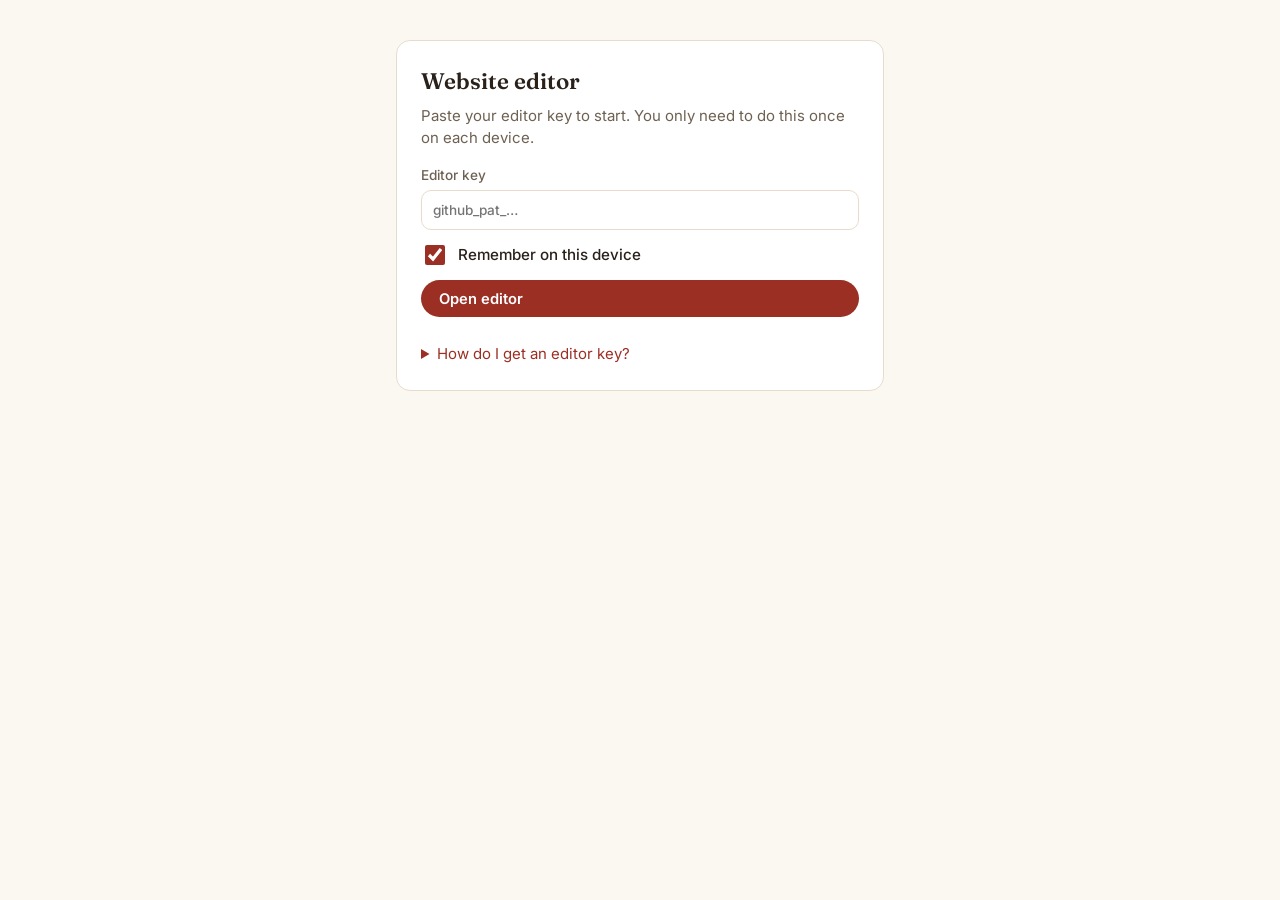
<file: admin.html>
<!doctype html>
<html lang="en">
<head>
<meta charset="utf-8">
<meta name="viewport" content="width=device-width, initial-scale=1">
<meta name="robots" content="noindex, nofollow">
<title>Website Editor</title>
<link rel="preconnect" href="https://fonts.googleapis.com">
<link rel="preconnect" href="https://fonts.gstatic.com" crossorigin>
<link href="https://fonts.googleapis.com/css2?family=Fraunces:opsz,wght@9..144,600&family=Inter:wght@400;500;600&display=swap" rel="stylesheet">
<style>
:root{--bg:#fbf7f1;--card:#fff;--line:#e7dccb;--text:#2b211b;--muted:#6e6152;--accent:#9c2f24;--ok:#2f7a3e;--r:14px}
*{box-sizing:border-box}
body{margin:0;background:var(--bg);color:var(--text);font:15px/1.5 Inter,system-ui,sans-serif}
h1,h2{font-family:Fraunces,Georgia,serif;font-weight:600;margin:0}
.top{position:sticky;top:0;z-index:10;background:rgba(251,247,241,.95);backdrop-filter:blur(8px);border-bottom:1px solid var(--line)}
.top .in{max-width:860px;margin:0 auto;padding:12px 16px;display:flex;gap:10px;align-items:center;flex-wrap:wrap}
.top h1{font-size:1.2rem;flex:1}
.wrap{max-width:860px;margin:0 auto;padding:20px 16px 120px}
.btn{background:var(--accent);color:#fff;border:0;border-radius:999px;padding:.65em 1.2em;font:600 .92rem Inter,sans-serif;cursor:pointer;text-decoration:none;display:inline-flex;align-items:center;gap:6px}
.btn:disabled{opacity:.5;cursor:default}
.btn--ghost{background:transparent;color:var(--text);border:1px solid var(--line)}
.btn--sm{padding:.35em .8em;font-size:.8rem}
.card{background:var(--card);border:1px solid var(--line);border-radius:var(--r);margin-bottom:14px;overflow:hidden}
.card>summary{list-style:none;cursor:pointer;padding:16px 18px;display:flex;align-items:center;gap:10px}
.card>summary::-webkit-details-marker{display:none}
.card>summary h2{font-size:1.15rem;flex:1}
.card>summary .hint{color:var(--muted);font-size:.85rem}
.card>summary::after{content:"▾";color:var(--muted);transition:transform .2s}
.card[open]>summary::after{transform:rotate(180deg)}
.body{padding:0 18px 18px;display:grid;gap:14px}
label{display:grid;gap:5px;font-size:.85rem;color:var(--muted);font-weight:500}
input,textarea,select{font:inherit;color:var(--text);background:#fff;border:1px solid var(--line);border-radius:10px;padding:.65em .8em;width:100%}
input:focus,textarea:focus,select:focus{outline:2px solid rgba(156,47,36,.25);border-color:var(--accent)}
textarea{min-height:90px;resize:vertical}
.check{display:flex;align-items:center;gap:10px;color:var(--text);font-size:.95rem}
.check input{width:20px;height:20px;accent-color:var(--accent)}
.grid2{display:grid;grid-template-columns:1fr 1fr;gap:12px}
@media(max-width:600px){.grid2{grid-template-columns:1fr}}
.item{border:1px solid var(--line);border-radius:12px;padding:14px;display:grid;gap:12px;background:#fdfbf8}
.item__bar{display:flex;gap:6px;align-items:center}
.item__bar b{flex:1;font-size:.9rem}
.icon{background:#fff;border:1px solid var(--line);border-radius:8px;width:32px;height:32px;cursor:pointer;font-size:.9rem}
.icon--del{color:var(--accent)}
.help{font-size:.82rem;color:var(--muted);margin:-6px 0 0}
.status{position:fixed;left:50%;bottom:20px;transform:translateX(-50%);background:var(--text);color:#fff;padding:12px 18px;border-radius:12px;font-size:.92rem;max-width:calc(100% - 32px);box-shadow:0 10px 30px rgba(0,0,0,.2);z-index:20}
.status.ok{background:var(--ok)}.status.err{background:var(--accent)}
.login{max-width:520px;margin:40px auto;padding:0 16px}
.login .card{padding:24px}
.login ol{padding-left:20px;color:var(--muted);font-size:.9rem}
.photo{display:flex;gap:16px;align-items:center;flex-wrap:wrap}
.photo img{width:110px;height:138px;object-fit:cover;border-radius:12px;border:1px solid var(--line);background:#f1e2cc}
.dirty{display:none;font-size:.82rem;color:var(--accent)}
.is-dirty .dirty{display:inline}
[hidden]{display:none!important}
</style>
</head>
<body>

<!-- Sign-in -->
<section class="login" data-login hidden>
  <div class="card">
    <h1 style="margin-bottom:6px">Website editor</h1>
    <p style="color:var(--muted);margin-top:0">Paste your editor key to start. You only need to do this once on each device.</p>
    <form data-login-form style="display:grid;gap:12px">
      <label>Editor key<input name="token" type="password" placeholder="github_pat_…" autocomplete="off" required></label>
      <label class="check"><input type="checkbox" name="remember" checked> Remember on this device</label>
      <button class="btn">Open editor</button>
      <p class="help" data-login-msg></p>
    </form>
    <details style="margin-top:14px"><summary style="cursor:pointer;color:var(--accent)">How do I get an editor key?</summary>
      <ol>
        <li>Sign in to <b>github.com</b> and go to <b>Settings → Developer settings → Personal access tokens → Fine-grained tokens</b>.</li>
        <li>Click <b>Generate new token</b>. Name: <i>Website editor</i>. Expiration: the longest available.</li>
        <li>Repository access: <b>Only select repositories → Vilasini</b>.</li>
        <li>Permissions → Repository permissions → <b>Contents: Read and write</b>.</li>
        <li>Click <b>Generate token</b>, copy it and paste it above.</li>
      </ol>
    </details>
  </div>
</section>

<!-- Editor -->
<div data-editor hidden>
  <header class="top"><div class="in">
    <h1>Website editor <span class="dirty">• unsaved changes</span></h1>
    <a class="btn btn--ghost btn--sm" data-view target="_blank" rel="noopener">View site ↗</a>
    <button class="btn btn--ghost btn--sm" data-signout>Sign out</button>
    <button class="btn" data-save>Save changes</button>
  </div></header>
  <main class="wrap" data-form></main>
</div>

<div class="status" data-status hidden></div>

<script>
(() => {
  /* ---------- where the site lives (auto-detected on GitHub Pages) ---------- */
  const host = location.hostname.match(/^([^.]+)\.github\.io$/i);
  const OWNER = host ? host[1] : "vilasinisubraveti-bit";
  const REPO = host ? (location.pathname.split("/").filter(Boolean)[0] || `${OWNER}.github.io`) : "Vilasini";
  const BRANCH = "main";
  const API = `https://api.github.com/repos/${OWNER}/${REPO}/contents/`;
  const SITE_URL = host ? location.href.replace(/admin\.html.*$/, "") : `https://${OWNER}.github.io/${REPO}/`;

  const $ = (s, r = document) => r.querySelector(s);
  let token = "", data = null, sha = null, dirty = false;

  /* ---------- helpers ---------- */
  const store = { get: (k) => { try { return localStorage.getItem(k); } catch { return null; } },
                  set: (k, v) => { try { localStorage.setItem(k, v); } catch {} },
                  del: (k) => { try { localStorage.removeItem(k); } catch {} } };
  const b64encode = (str) => { const bytes = new TextEncoder().encode(str); let bin = ""; bytes.forEach((b) => (bin += String.fromCharCode(b))); return btoa(bin); };
  const b64decode = (b64) => new TextDecoder().decode(Uint8Array.from(atob(b64.replace(/\s/g, "")), (c) => c.charCodeAt(0)));
  const getPath = (obj, path) => path.split(".").reduce((o, k) => (o == null ? undefined : o[k]), obj);
  const setPath = (obj, path, val) => { const ks = path.split("."); const last = ks.pop(); const t = ks.reduce((o, k) => (o[k] ??= {}), obj); t[last] = val; };
  let statusTimer;
  const status = (msg, kind = "", ms = 4000) => {
    const el = $("[data-status]"); el.textContent = msg; el.className = "status " + kind; el.hidden = false;
    clearTimeout(statusTimer); if (ms) statusTimer = setTimeout(() => (el.hidden = true), ms);
  };
  const markDirty = () => { dirty = true; document.body.classList.add("is-dirty"); };
  addEventListener("beforeunload", (e) => { if (dirty) { e.preventDefault(); e.returnValue = ""; } });

  async function gh(path, opts = {}) {
    const r = await fetch(API + path + (opts.method ? "" : `?ref=${BRANCH}&t=${Date.now()}`), {
      ...opts, headers: { Authorization: `Bearer ${token}`, Accept: "application/vnd.github+json", ...(opts.headers || {}) } });
    if (!r.ok) { const e = new Error((await r.json().catch(() => ({}))).message || r.statusText); e.status = r.status; throw e; }
    return r.json();
  }

  /* ---------- what the editor shows ---------- */
  const T = (path, label, extra = {}) => ({ path, label, type: "text", ...extra });
  const SECTIONS = [
    { title: "Profile", hint: "Name, tagline, bio", open: true, fields: [
      { type: "photo", label: "Photo" },
      T("artist.name", "Name"), T("artist.tagline", "Tagline", { help: "e.g. Carnatic Vocalist · Composer · Teacher" }),
      T("artist.location", "Location"), T("artist.heroLine", "Headline sentence", { type: "textarea" }),
      T("artist.bio", "About (bio)", { type: "paragraphs", help: "Leave a blank line between paragraphs." }) ] },
    { title: "Highlights", hint: "Years of training, concerts…", open: true, list: { path: "artist.stats", add: "Add highlight",
      item: [T("value", "Number", { help: "e.g. 20+" }), T("label", "Label", { help: "e.g. Years of training" })], title: (x) => `${x.value || ""} ${x.label || ""}` } },
    { title: "Awards", hint: "Awards with photos and full write-ups", list: { path: "achievements", add: "Add award", newFirst: true,
      title: (x) => `${x.year || ""} ${x.title || ""}`, item: [
      T("year", "Year", { help: "e.g. 2019" }), T("title", "Award / title", { help: "e.g. Yuva Kala Bharathi" }),
      T("by", "Conferred by", { help: "e.g. Bharat Kalachar, Chennai" }),
      T("description", "Full write-up", { type: "paragraphs", help: "As long as you like. Blank line = new paragraph." }),
      T("image", "Photo (optional)", { type: "image", folder: "assets/awards", help: "Upload a certificate, ceremony or trophy photo — or paste a picture link." }),
      T("link", "Link to news / more info (optional)"), T("video", "YouTube link of the ceremony (optional)", { video: false }) ] } },
    { title: "Articles", hint: "Write or link articles", list: { path: "articles", add: "Add article", title: (x) => x.title, newFirst: true, item: [
      T("title", "Title"), T("date", "Date", { type: "date" }), T("tag", "Tag", { help: "e.g. Practice" }), T("readTime", "Read time", { help: "e.g. 4 min" }),
      T("excerpt", "Short summary", { type: "textarea" }), T("body", "Full article", { type: "paragraphs", help: "Leave a blank line between paragraphs." }),
      T("url", "OR link to an article elsewhere (Medium, Substack…)") ] } },
    { title: "Press & reviews", hint: "Paste article links — headline & picture are found automatically", bulk: true, list: { path: "press", add: "Add article link", title: (x) => x.title || x.url, newFirst: true, item: [
      T("url", "Article link", { help: "Paste the full web address of the review or article." }),
      T("title", "Headline (optional)", { help: "Leave empty to use the article's own headline." }),
      T("source", "Publication (optional)", { help: "e.g. The Hindu" }), T("date", "Date (optional)", { type: "date" }),
      T("quote", "Short quote to show (optional)", { type: "textarea" }),
      T("image", "Picture link (optional)", { help: "Leave empty to use the article's own picture." }) ] },
      list2: { path: "pressHidden", add: "Hide a link", label: "Hide these links (e.g. a found article that is not about her)", string: true } },
    { title: "Instagram posts", hint: "Past concerts & chief guest — edit details; empty boxes keep what was copied from Instagram", list: { path: "instagramPosts", add: "Add Instagram post", newFirst: true,
      title: (x) => `${x.date || ""} ${x.type === "honour" ? "Chief guest" : "Concert"} · ${x.title || x.url || ""}`, item: [
      T("url", "Instagram post link"),
      T("type", "Show under", { type: "select", options: ["concert", "honour"], help: "concert = Concerts → Past · honour = Accomplishments (chief guest)" }),
      T("title", "Title / organiser"),
      T("date", "Date", { type: "date" }), T("time", "Start time (IST)", { type: "time" }), T("endTime", "End time (optional)", { type: "time" }),
      T("venue", "Venue"), T("address", "Address / place"),
      T("violin", "Violin"), T("mridangam", "Mridangam"), T("ghatam", "Ghatam"), T("others", "Others (e.g. Kanjira, Veena, tanpura)"),
      T("description", "Write-up", { type: "paragraphs", help: "Blank line = new paragraph." }),
      T("image", "Picture (shown only for chief guest / honours)", { type: "image", folder: "assets/instagram" }) ] },
      list2: { path: "instagramHidden", add: "Hide a post", label: "Hidden posts (links)", string: true } },
    { title: "What people say", hint: "Testimonials", list: { path: "testimonials", add: "Add testimonial", title: (x) => x.name, item: [
      T("quote", "Quote", { type: "textarea" }), T("name", "Name"), T("place", "Place") ] } },
    { title: "Featured in & collaborations", hint: "Names shown in a strip", list: { path: "featuredIn", add: "Add name", string: true } },
    { title: "Newsletter", hint: "Sign-up box on the website", fields: [
      T("newsletter.enabled", "Show the newsletter sign-up", { type: "check" }),
      T("newsletter.heading", "Heading", { help: "e.g. Stay in tune" }),
      T("newsletter.text", "Short text", { type: "textarea" }),
      T("newsletter.provider", "How sign-ups are collected", { type: "select", options: ["email", "substack", "buttondown", "form"],
        help: "email = each sign-up is emailed to you (needs the Web3Forms key below) · substack / buttondown = free newsletter services · form = Mailchimp or MailerLite form link" }),
      T("newsletter.substack", "Substack name", { help: "e.g. vilasini  (from vilasini.substack.com)" }),
      T("newsletter.buttondown", "Buttondown username"),
      T("newsletter.formAction", "Mailchimp / MailerLite form action link"),
      T("newsletter.emailField", "Email field name for that form", { help: "Mailchimp: EMAIL · MailerLite: fields[email]" }) ] },
    { title: "Contact & social links", hint: "Email, WhatsApp, Instagram…", fields: [
      T("social.email", "Email"), T("social.whatsapp", "WhatsApp number", { help: "Country code + number, no + or spaces, e.g. 919876543210" }),
      T("social.youtube", "YouTube link"), T("social.instagram", "Instagram link"), T("social.facebook", "Facebook link"), T("social.spotify", "Spotify link"), T("social.address", "Address (optional, shown in Contact)"),
      T("contactFormKey", "Web3Forms key (contact form)") ] },
    { title: "Concerts & announcements", hint: "Date, time, venue, accompanists — empty boxes are simply not shown", list: { path: "announcements", add: "Add concert / announcement", newFirst: true, title: (x) => `${x.date || ""} ${x.title || ""}`, item: [
      T("type", "Type", { type: "select", options: ["Concert", "Online", "Workshop", "Masterclass", "Festival", "Album", "Announcement", "New venture"] }),
      T("title", "Title / organiser"),
      T("date", "Date", { type: "date" }), T("time", "Start time (IST)", { type: "time" }), T("endTime", "End time (optional)", { type: "time" }),
      T("venue", "Venue"), T("address", "Address / place"),
      T("violin", "Violin"), T("mridangam", "Mridangam"), T("ghatam", "Ghatam"), T("others", "Others (e.g. Kanjira, Veena, tanpura)"),
      T("link", "Tickets / details link (optional)"), T("linkLabel", "Button text", { help: "e.g. Get tickets" }), T("note", "Short note (optional)", { type: "textarea" }),
      T("description", "Write-up (optional)", { type: "paragraphs" }) ] } },
    { title: "YouTube", hint: "Channel & hand-picked videos", fields: [
      T("youtubeChannelId", "Channel handle", { help: "e.g. @Vilzbuzz — latest uploads appear automatically" }),
      T("autoVideoCategory", "Label for automatic videos") ],
      list: { path: "videos", add: "Add hand-picked video", title: (x) => x.title, label: "Hand-picked videos (shown first)", item: [
        T("id", "YouTube link or video ID", { video: true }), T("title", "Title"), T("category", "Category", { help: "e.g. Performance, Lessons, Originals" }),
        T("featured", "Show large at the top of the home page", { type: "check" }) ] } }
  ];

  /* ---------- form builders ---------- */
  function fieldEl(f, obj, onChange) {
    const val = getPath(obj, f.path);
    let wrap, input;
    if (f.type === "check") {
      wrap = document.createElement("label"); wrap.className = "check";
      input = Object.assign(document.createElement("input"), { type: "checkbox", checked: !!val });
      wrap.append(input, f.label);
      input.addEventListener("change", () => { setPath(obj, f.path, input.checked); onChange(); });
      return wrap;
    }
    wrap = document.createElement("label"); wrap.append(f.label);
    if (f.type === "textarea" || f.type === "paragraphs") {
      input = document.createElement("textarea");
      input.value = f.type === "paragraphs" ? (Array.isArray(val) ? val.join("\n\n") : val || "") : val || "";
      if (f.type === "paragraphs") input.style.minHeight = "160px";
    } else if (f.type === "image") {
      // text box with the picture's address + an upload button that resizes and saves the photo to the site
      input = Object.assign(document.createElement("input"), { type: "text", value: val ?? "", placeholder: "Picture link" });
      const up = Object.assign(document.createElement("input"), { type: "file", accept: "image/*" });
      const prev = document.createElement("img"); prev.style.cssText = "max-width:160px;border-radius:8px;border:1px solid var(--line)"; if (val) prev.src = (/^https?:/.test(val) ? "" : SITE_URL) + val; prev.onerror = () => (prev.style.display = "none");
      up.onchange = async () => {
        const file = up.files[0]; if (!file) return;
        try {
          status("Uploading photo…", "", 0);
          const bmp = await createImageBitmap(file); const sc = Math.min(1, 1600 / Math.max(bmp.width, bmp.height));
          const c = Object.assign(document.createElement("canvas"), { width: Math.round(bmp.width * sc), height: Math.round(bmp.height * sc) });
          c.getContext("2d").drawImage(bmp, 0, 0, c.width, c.height); const dataUrl = c.toDataURL("image/jpeg", 0.85);
          const path = `${f.folder || "assets/uploads"}/${Date.now().toString(36)}.jpg`;
          await gh(path, { method: "PUT", body: JSON.stringify({ message: "Upload photo (website editor)", branch: BRANCH, content: dataUrl.split(",")[1] }) });
          input.value = path; setPath(obj, f.path, path); prev.src = dataUrl; prev.style.display = ""; onChange();
          status("Photo uploaded — click Save changes to finish.", "ok");
        } catch (e) { status("Photo upload failed: " + e.message, "err", 8000); }
      };
      wrap.append(input, up, prev);
      input.addEventListener("input", () => { setPath(obj, f.path, input.value.trim()); onChange(); });
      if (f.help) { const h = document.createElement("p"); h.className = "help"; h.textContent = f.help; wrap.append(h); }
      return wrap;
    } else if (f.type === "select") {
      input = document.createElement("select");
      f.options.forEach((o) => input.append(new Option(o, o)));
      input.value = val || f.options[0];
    } else {
      input = Object.assign(document.createElement("input"), { type: f.type || "text", value: val ?? "" });
    }
    input.addEventListener("input", () => {
      let v = input.value;
      if (f.type === "paragraphs") v = v.split(/\n\s*\n/).map((s) => s.trim()).filter(Boolean);
      if (f.type === "number") v = v === "" ? "" : Number(v);
      if (f.video) { const m = v.match(/(?:v=|youtu\.be\/|shorts\/|embed\/)([\w-]{11})/); if (m) { v = m[1]; input.value = v; } }
      setPath(obj, f.path, v); onChange();
    });
    wrap.append(input);
    if (f.help) { const h = document.createElement("p"); h.className = "help"; h.textContent = f.help; wrap.append(h); }
    return wrap;
  }

  function listEl(cfg) {
    const box = document.createElement("div"); box.style.cssText = "display:grid;gap:10px";
    if (cfg.label) { const l = document.createElement("b"); l.textContent = cfg.label; l.style.marginTop = "6px"; box.append(l); }
    const holder = document.createElement("div"); holder.style.cssText = "display:grid;gap:10px"; box.append(holder);
    const arr = () => { let a = getPath(data, cfg.path); if (!Array.isArray(a)) { a = []; setPath(data, cfg.path, a); } return a; };
    const draw = () => {
      holder.innerHTML = "";
      arr().forEach((it, i) => {
        const item = document.createElement("div"); item.className = "item";
        const bar = document.createElement("div"); bar.className = "item__bar";
        const name = document.createElement("b");
        const refreshName = () => (name.textContent = cfg.string ? `#${i + 1}` : (cfg.title && cfg.title(arr()[i])) || `Item ${i + 1}`);
        refreshName();
        const mk = (txt, title, fn, cls = "") => { const b = document.createElement("button"); b.type = "button"; b.className = "icon " + cls; b.textContent = txt; b.title = title; b.onclick = fn; return b; };
        bar.append(name,
          mk("↑", "Move up", () => { if (i > 0) { const a = arr(); [a[i - 1], a[i]] = [a[i], a[i - 1]]; markDirty(); draw(); } }),
          mk("↓", "Move down", () => { const a = arr(); if (i < a.length - 1) { [a[i + 1], a[i]] = [a[i], a[i + 1]]; markDirty(); draw(); } }),
          mk("✕", "Remove", () => { if (confirm("Remove this item?")) { arr().splice(i, 1); markDirty(); draw(); } }, "icon--del"));
        item.append(bar);
        if (cfg.string) {
          const holderObj = { v: it };
          item.append(fieldEl({ path: "v", label: "", type: "text" }, holderObj, () => { arr()[i] = holderObj.v; markDirty(); refreshName(); }));
        } else {
          const g = document.createElement("div"); g.className = "grid2";
          cfg.item.forEach((f) => {
            const el = fieldEl(f, it, () => { markDirty(); refreshName(); });
            if (["textarea", "paragraphs", "check", "image"].includes(f.type)) el.style.gridColumn = "1/-1";
            g.append(el);
          });
          item.append(g);
        }
        holder.append(item);
      });
    };
    const add = document.createElement("button"); add.type = "button"; add.className = "btn btn--ghost btn--sm"; add.textContent = "+ " + cfg.add;
    add.style.justifySelf = "start";
    add.onclick = () => {
      const blank = cfg.string ? "" : Object.fromEntries(cfg.item.map((f) => [f.path, f.type === "check" ? false : f.type === "paragraphs" ? [] : f.type === "select" ? f.options[0] : ""]));
      cfg.newFirst ? arr().unshift(blank) : arr().push(blank); markDirty(); draw();
    };
    box.append(add); draw();
    return box;
  }

  function photoEl() {
    const wrap = document.createElement("div"); wrap.className = "photo";
    const img = document.createElement("img"); img.alt = "Photo";
    const src = data.artist?.photo;
    if (src) img.src = SITE_URL + src;
    img.onerror = () => (img.style.visibility = "hidden");
    const right = document.createElement("div"); right.style.cssText = "display:grid;gap:6px";
    const file = Object.assign(document.createElement("input"), { type: "file", accept: "image/*" });
    const note = document.createElement("p"); note.className = "help"; note.textContent = "Choose a portrait photo. It is resized and uploaded when you pick it.";
    file.onchange = async () => {
      const f = file.files[0]; if (!f) return;
      try {
        status("Uploading photo…", "", 0);
        const bmp = await createImageBitmap(f);
        const scale = Math.min(1, 1400 / Math.max(bmp.width, bmp.height));
        const c = Object.assign(document.createElement("canvas"), { width: Math.round(bmp.width * scale), height: Math.round(bmp.height * scale) });
        c.getContext("2d").drawImage(bmp, 0, 0, c.width, c.height);
        const dataUrl = c.toDataURL("image/jpeg", 0.85);
        let oldSha; try { oldSha = (await gh("assets/portrait.jpg")).sha; } catch {}
        await gh("assets/portrait.jpg", { method: "PUT", body: JSON.stringify({ message: "Update photo (website editor)", branch: BRANCH,
          content: dataUrl.split(",")[1], ...(oldSha ? { sha: oldSha } : {}) }) });
        img.src = dataUrl; img.style.visibility = "visible";
        setPath(data, "artist.photo", `assets/portrait.jpg?v=${Date.now()}`); markDirty();
        status("Photo uploaded — click Save changes to finish.", "ok");
      } catch (e) { status("Photo upload failed: " + e.message, "err", 8000); }
    };
    right.append(file, note); wrap.append(img, right);
    return wrap;
  }

  function bulkEl() {
    const box = document.createElement("div"); box.className = "item";
    box.innerHTML = `<b>Add many links at once</b><p class="help" style="margin:0">Paste one link per line (from The Hindu, Mylapore Times, blogs…), then tap Add. Duplicates are skipped.</p>`;
    const ta = document.createElement("textarea"); ta.placeholder = "https://www.thehindu.com/...\nhttps://www.mylaporetimes.com/...";
    const btn = document.createElement("button"); btn.type = "button"; btn.className = "btn btn--sm"; btn.textContent = "Add links"; btn.style.justifySelf = "start";
    btn.onclick = () => {
      const list = Array.isArray(data.press) ? data.press : (data.press = []);
      const have = new Set(list.map((p) => (typeof p === "string" ? p : p.url)));
      const urls = (ta.value.match(/https?:\/\/[^\s<>"']+/g) || []).map((u) => u.replace(/[),.;]+$/, ""));
      let added = 0;
      urls.forEach((u) => { if (!have.has(u)) { have.add(u); list.unshift({ url: u, title: "", source: "", date: "", quote: "", image: "" }); added++; } });
      ta.value = ""; if (added) { markDirty(); render(); }
      status(added ? `${added} link(s) added — tap Save changes. Headlines & pictures appear on the site a few minutes after saving.` : "No new links found.", added ? "ok" : "", 7000);
      const card = [...document.querySelectorAll(".card")].find((c) => c.querySelector("h2")?.textContent === "Press & reviews"); if (card) card.open = true;
    };
    box.append(ta, btn); return box;
  }

  function render() {
    const form = $("[data-form]"); form.innerHTML = "";
    SECTIONS.forEach((s) => {
      const card = document.createElement("details"); card.className = "card"; card.open = !!s.open;
      card.innerHTML = `<summary><h2></h2><span class="hint"></span></summary>`;
      card.querySelector("h2").textContent = s.title; card.querySelector(".hint").textContent = s.hint || "";
      const body = document.createElement("div"); body.className = "body";
      (s.fields || []).forEach((f) => body.append(f.type === "photo" ? photoEl() : fieldEl(f, data, markDirty)));
      if (s.bulk) body.append(bulkEl());
      if (s.list) body.append(listEl(s.list));
      if (s.list2) body.append(listEl(s.list2));
      card.append(body); form.append(card);
    });
  }

  /* ---------- load & save ---------- */
  async function load() {
    const file = await gh("content.js");
    sha = file.sha;
    const src = b64decode(file.content);
    data = new Function("window", src + "\n;return window.SITE;")({});
    if (!data) throw new Error("content.js could not be read");
    data.newsletter = { enabled: true, heading: "Stay in tune", text: "Concert dates, new videos and class openings — straight to your inbox. No spam, unsubscribe anytime.", provider: "email", ...(data.newsletter || {}) };
    data.achievements ??= []; data.press ??= [];
    // Show the posts already copied from Instagram so their details can be edited here
    try {
      const ig = await (await fetch("instagram.json?t=" + Date.now())).json();
      const code = (u) => (String(u || "").match(/\/(?:p|reel|tv)\/([\w-]{8,})/) || [])[1];
      data.instagramPosts ??= [];
      const have = new Set(data.instagramPosts.map((x) => code(typeof x === "string" ? x : x.url)));
      const hidden = new Set((data.instagramHidden || []).map(code));
      ig.filter((p) => !have.has(p.code) && !hidden.has(p.code)).forEach((p) => data.instagramPosts.push({
        url: `https://www.instagram.com/p/${p.code}/`, type: p.type || "concert", title: p.title || "", date: p.date || "", time: p.time || "", endTime: p.endTime || "",
        venue: p.venue || "", address: p.address || "", violin: p.violin || "", mridangam: p.mridangam || "", ghatam: p.ghatam || "", others: p.others || "",
        description: p.description || [], image: p.image || "" }));
    } catch {}
  }

  async function save() {
    const btn = $("[data-save]"); btn.disabled = true; status("Saving…", "", 0);
    const out = `/* =====================================================================
   CONTENT.JS — all website text lives here.
   Easiest way to edit: open  ${SITE_URL}admin.html
   ===================================================================== */

window.SITE = ${JSON.stringify(data, null, 2)};
`;
    try {
      const res = await gh("content.js", { method: "PUT", body: JSON.stringify({ message: "Update content (website editor)", branch: BRANCH, content: b64encode(out), sha }) });
      sha = res.content.sha; dirty = false; document.body.classList.remove("is-dirty");
      status("Saved! The website updates in about a minute.", "ok", 6000);
    } catch (e) {
      if (e.status === 409) status("Someone else changed the site meanwhile. Reload this page and make your change again.", "err", 10000);
      else status("Could not save: " + e.message, "err", 10000);
    } finally { btn.disabled = false; }
  }

  async function start(t, remember) {
    token = t.trim();
    try {
      await load();
      if (remember) store.set("editor-token", token);
      $("[data-login]").hidden = true; $("[data-editor]").hidden = false;
      $("[data-view]").href = SITE_URL;
      render();
    } catch (e) {
      store.del("editor-token");
      $("[data-editor]").hidden = true; $("[data-login]").hidden = false;
      $("[data-login-msg]").textContent = e.status === 401 || e.status === 403 || e.status === 404
        ? "That key didn't work. Check it has access to the Vilasini repository with Contents: Read and write."
        : "Could not open the editor: " + e.message;
    }
  }

  $("[data-login-form]").addEventListener("submit", (e) => {
    e.preventDefault(); const f = e.target;
    $("[data-login-msg]").textContent = "Checking…";
    start(f.token.value, f.remember.checked);
  });
  $("[data-save]").addEventListener("click", save);
  $("[data-signout]").addEventListener("click", () => {
    if (dirty && !confirm("You have unsaved changes. Sign out anyway?")) return;
    dirty = false; store.del("editor-token"); location.reload();
  });
  document.addEventListener("keydown", (e) => { if ((e.ctrlKey || e.metaKey) && e.key === "s" && data) { e.preventDefault(); save(); } });

  const saved = store.get("editor-token");
  if (saved) start(saved, true); else $("[data-login]").hidden = false;
})();
</script>
</body>
</html>
</file>
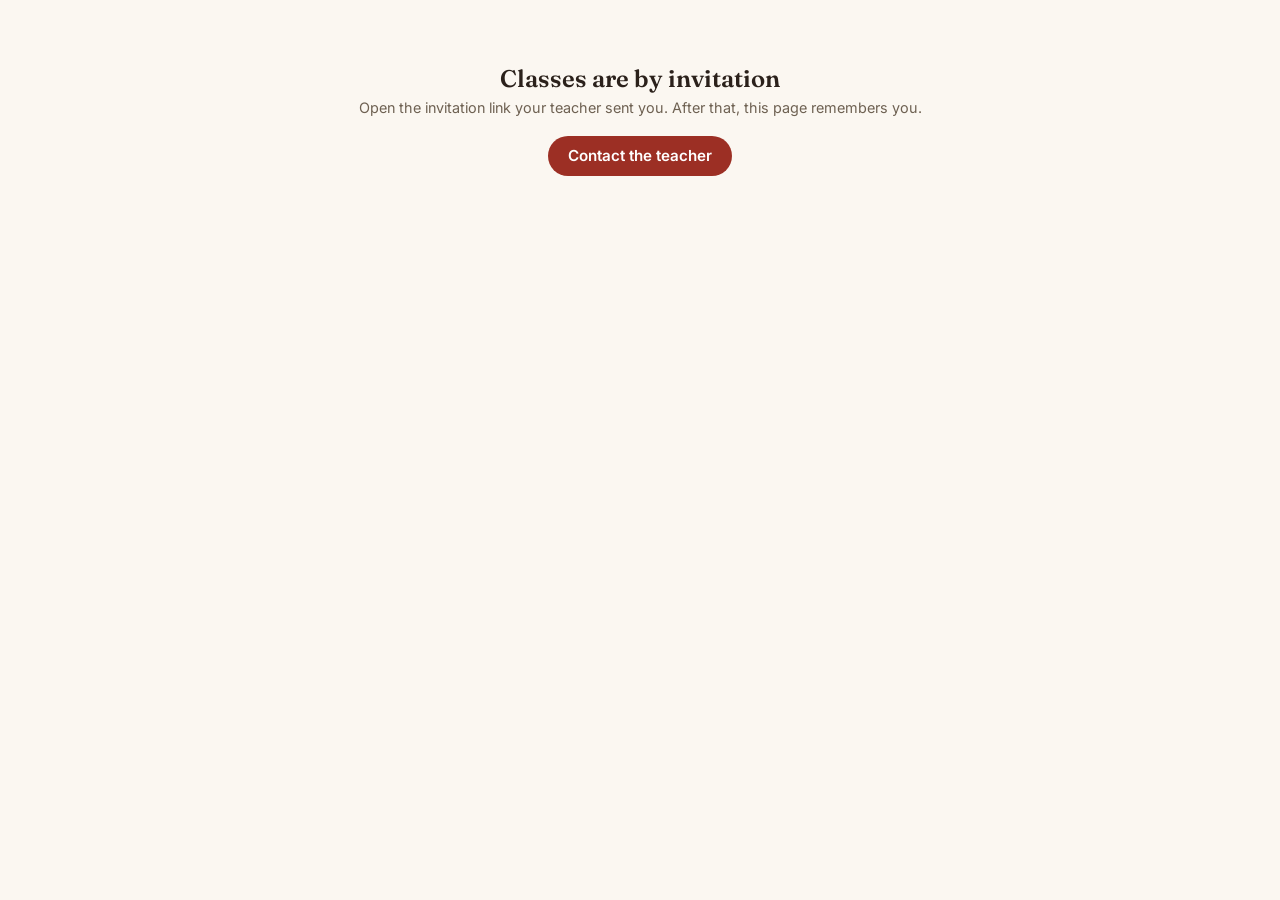
<file: students.html>
<!doctype html>
<html lang="en">
<head>
<meta charset="utf-8">
<meta name="viewport" content="width=device-width, initial-scale=1">
<meta name="robots" content="noindex, nofollow">
<meta name="referrer" content="no-referrer">
<title>Student portal</title>
<link rel="preconnect" href="https://fonts.googleapis.com">
<link rel="preconnect" href="https://fonts.gstatic.com" crossorigin>
<link href="https://fonts.googleapis.com/css2?family=Fraunces:opsz,wght@9..144,600&family=Inter:wght@400;500;600&display=swap" rel="stylesheet">
<style>
:root{--bg:#fbf7f1;--bg2:#f4ece0;--card:#fff;--line:#e7dccb;--text:#2b211b;--muted:#6e6152;--accent:#9c2f24;--gold:#c8891c}
*{box-sizing:border-box}
body{margin:0;background:var(--bg);color:var(--text);font:16px/1.55 Inter,system-ui,sans-serif}
h1,h2,h3{font-family:Fraunces,Georgia,serif;font-weight:600;margin:0}
.wrap{max-width:820px;margin:0 auto;padding:0 16px}
header{background:linear-gradient(120deg,#9c2f24,#6f1f18);color:#fff;padding:32px 0 28px}
header .wrap{display:flex;gap:18px;align-items:center}
.avatar{width:76px;height:76px;border-radius:50%;object-fit:cover;border:3px solid rgba(255,255,255,.5);background:#dcb99a;flex:none}
header p{margin:4px 0 0;opacity:.85}
.eyebrow{text-transform:uppercase;letter-spacing:.16em;font-size:.72rem;font-weight:600;color:#f3c77a}
main{padding:24px 0 60px;display:grid;gap:26px}
.note{background:var(--bg2);border-radius:14px;padding:14px 16px}
.card{background:var(--card);border:1px solid var(--line);border-radius:16px;padding:18px;display:grid;gap:10px}
.cls__when{font-family:Fraunces,Georgia,serif;font-size:1.25rem;color:var(--accent)}
.muted{color:var(--muted);font-size:.9rem;margin:0}
.row{display:flex;gap:10px;flex-wrap:wrap;align-items:center}
.btn{background:var(--accent);color:#fff;border:0;border-radius:999px;padding:.7em 1.3em;font:600 .95rem Inter,sans-serif;cursor:pointer;text-decoration:none;display:inline-flex;gap:8px;align-items:center}
.btn--ghost{background:#fff;color:var(--text);border:1px solid var(--line)}
.btn--wa{background:#25d366}
.live{display:inline-block;background:#2f7a3e;color:#fff;border-radius:999px;font-size:.75rem;font-weight:600;padding:.2em .7em}
.slots{display:grid;gap:8px}
.slot{display:flex;justify-content:space-between;gap:12px;flex-wrap:wrap;align-items:center;background:var(--card);border:1px solid var(--line);border-radius:12px;padding:12px 14px}
.slot b{font-family:Fraunces,Georgia,serif;font-size:1.05rem}
.meta{font-size:.85rem;color:var(--muted)}
form{display:grid;gap:10px}
label{display:grid;gap:4px;font-size:.85rem;color:var(--muted);font-weight:500}
input,select,textarea{font:inherit;color:var(--text);background:#fff;border:1px solid var(--line);border-radius:10px;padding:.65em .8em;width:100%}
.center{text-align:center;padding:60px 16px}
.tz{font-size:.85rem;color:var(--muted)}
[hidden]{display:none!important}
</style>
</head>
<body>
<div data-app><p class="center">Opening…</p></div>

<script src="content.js"></script>
<script src="classcrypto.js"></script>
<script>
(async () => {
  const app = document.querySelector("[data-app]");
  const S = window.SITE || {}, CC = window.ClassCrypto;
  const esc = (v) => String(v ?? "").replace(/[&<>"']/g, (c) => ({ "&": "&amp;", "<": "&lt;", ">": "&gt;", '"': "&quot;", "'": "&#39;" }[c]));
  const tz = Intl.DateTimeFormat().resolvedOptions().timeZone;
  const fmtLocal = (d) => new Intl.DateTimeFormat(undefined, { weekday: "long", day: "numeric", month: "long", hour: "numeric", minute: "2-digit" }).format(d);
  const fmtIST = (d) => new Intl.DateTimeFormat("en-GB", { timeZone: "Asia/Kolkata", weekday: "short", hour: "numeric", minute: "2-digit", hour12: true }).format(d);
  const fmtTime = (d) => new Intl.DateTimeFormat(undefined, { hour: "numeric", minute: "2-digit" }).format(d);
  const fmtDay = (d) => new Intl.DateTimeFormat(undefined, { weekday: "long" }).format(d);

  // Link looks like  students.html#p.<portalKey>   or   students.html#c.<classId>.<classKey>
  // The first time a student opens their link, this browser remembers it — they never need the link again.
  const store = { get: (k) => { try { return localStorage.getItem(k); } catch { return null; } }, set: (k, v) => { try { localStorage.setItem(k, v); } catch {} }, del: (k) => { try { localStorage.removeItem(k); } catch {} } };
  const h = decodeURIComponent(location.hash.slice(1));
  const fail = (t) => { app.innerHTML = `<div class="center"><h2>Classes are by invitation</h2><p class="muted">${esc(t)}</p><p><a class="btn" href="./#contact">Contact the teacher</a></p></div>`; };
  let invites = {}; try { invites = JSON.parse(store.get("student-invites") || "{}"); } catch {}
  let portalKey = store.get("student-portal"), fromLink = false;
  if (h.startsWith("p.")) { portalKey = h.slice(2); fromLink = true; }
  if (h.startsWith("c.")) { const [, id, ...k] = h.split("."); invites[id] = k.join("."); }
  let self = null; try { self = JSON.parse(store.get("student-self") || "null"); } catch {}
  if (h.startsWith("s.")) { const [, id, ...k] = h.split("."); self = { id, key: k.join(".") }; }
  let me = null;
  if (self && (S.classStudents || {})[self.id]) { try { me = await CC.unlock(S.classStudents[self.id], self.key); store.set("student-self", JSON.stringify(self)); } catch { store.del("student-self"); } }
  else if (self) store.del("student-self");
  let portal = null, expired = false;
  if (portalKey && S.classPortal) {
    try { portal = await CC.unlock(S.classPortal, portalKey); store.set("student-portal", portalKey); }
    catch { if (fromLink) expired = true; else { store.del("student-portal"); expired = true; } }
  }
  const privateSessions = [];
  for (const [id, key] of Object.entries(invites)) {
    const rec = (S.classInvites || {})[id];
    if (!rec) { delete invites[id]; continue; }
    try { privateSessions.push(await CC.unlock(rec, key)); } catch { delete invites[id]; }
  }
  if (Object.keys(invites).length) store.set("student-invites", JSON.stringify(invites)); else store.del("student-invites");
  if (h) history.replaceState(null, "", location.pathname);   // tidy address bar; access is remembered
  if (!me && !portal && !privateSessions.length) return fail(expired || (self && !me)
    ? "Your access link has been reset. Please ask your teacher for the new link."
    : "Open the invitation link your teacher sent you. After that, this page remembers you.");
  const mode = me || portal ? "portal" : "class";
  const data = me || portal || privateSessions[0];
  const info = me || portal;   // fees, availability and "not available" times

  const teacher = data.teacher || "Your teacher";
  const seenIds = new Set();
  const sessions = [...(me ? me.sessions || [] : []), ...(portal ? portal.sessions || [] : []), ...privateSessions].filter((x) => x && !seenIds.has(x.id) && seenIds.add(x.id));
  const now = new Date();
  const upcoming = sessions.map((s) => ({ s, next: CC.nextOccurrence(s, now) })).filter((x) => x.next).sort((a, b) => a.next - b.next);

  const pad = (n) => String(n).padStart(2, "0");
  const icsDate = (d) => `${d.getUTCFullYear()}${pad(d.getUTCMonth() + 1)}${pad(d.getUTCDate())}T${pad(d.getUTCHours())}${pad(d.getUTCMinutes())}00Z`;
  const ics = (s) => {
    const first = new Date(s.start), end = new Date(first.getTime() + (s.duration || 60) * 6e4);
    const lines = ["BEGIN:VCALENDAR", "VERSION:2.0", "PRODID:-//student-portal//EN", "BEGIN:VEVENT", `UID:${s.id}@student-portal`, `DTSTAMP:${icsDate(new Date())}`,
      `DTSTART:${icsDate(first)}`, `DTEND:${icsDate(end)}`, ...((+s.weeks || 1) > 1 ? [`RRULE:FREQ=WEEKLY;COUNT=${s.weeks}`] : []),
      `SUMMARY:${s.title} — ${teacher}`, `LOCATION:${s.link}`, `DESCRIPTION:Join: ${s.link}${s.meetingId ? "\\nMeeting ID: " + s.meetingId : ""}${s.passcode ? "\\nPasscode: " + s.passcode : ""}`,
      "END:VEVENT", "END:VCALENDAR"];
    return URL.createObjectURL(new Blob([lines.join("\r\n")], { type: "text/calendar" }));
  };

  const classCard = ({ s, next }) => {
    const end = new Date(next.getTime() + (s.duration || 60) * 6e4);
    const soon = next - now < 15 * 6e4 && now < end;
    return `<div class="card"><div class="row" style="justify-content:space-between"><h3>${esc(s.title)}</h3>${soon ? `<span class="live">Starting now</span>` : ""}</div>
      <div class="cls__when">${esc(fmtLocal(next))}</div>
      <p class="muted">Your time (${esc(tz)}) · ${esc(fmtIST(next))} India time · ${esc(s.duration || 60)} min${(+s.weeks || 1) > 1 ? " · weekly" : ""}</p>
      ${s.notes ? `<p style="margin:0">${esc(s.notes)}</p>` : ""}
      ${s.meetingId || s.passcode ? `<p class="muted">${[s.meetingId ? `Meeting ID: <b>${esc(s.meetingId)}</b>` : "", s.passcode ? `Passcode: <b>${esc(s.passcode)}</b>` : ""].filter(Boolean).join(" · ")}</p>` : ""}
      <div class="row"><a class="btn" href="${esc(s.link)}" target="_blank" rel="noopener">Join on ${esc(s.platform || CC.platformOf(s.link))}</a>
        <a class="btn btn--ghost" href="${ics(s)}" download="${esc(s.title.replace(/[^\w]+/g, "-"))}.ics">Add to my calendar</a></div></div>`;
  };

  // Availability: weekly IST slots -> the student's own time
  const DAYS = ["Mon", "Tue", "Wed", "Thu", "Fri", "Sat", "Sun"];
  const nextIST = (day, time) => {
    const istNow = new Date(Date.now() + 5.5 * 36e5); // clock time in India
    const todayIdx = (istNow.getUTCDay() + 6) % 7, target = DAYS.indexOf(day);
    let add = (target - todayIdx + 7) % 7;
    const [hh, mm] = time.split(":").map(Number);
    const base = Date.UTC(istNow.getUTCFullYear(), istNow.getUTCMonth(), istNow.getUTCDate() + add, hh, mm) - 5.5 * 36e5;
    return new Date(base < Date.now() ? base + 7 * 864e5 : base);
  };
  // Next 2 weeks of her weekly slots; any slot overlapping another student's class shows "Not available" (no details)
  const istHM = (d) => new Intl.DateTimeFormat("en-GB", { timeZone: "Asia/Kolkata", weekday: "short", hour: "2-digit", minute: "2-digit", hourCycle: "h23" }).format(d);
  const istT = (d) => new Intl.DateTimeFormat("en-GB", { timeZone: "Asia/Kolkata", hour: "2-digit", minute: "2-digit", hourCycle: "h23" }).format(d);
  // her "Not available" times: other students' classes + concerts (in the payload) + anything in her Google Classes calendar (busy.json)
  let extraBusy = []; try { extraBusy = await (await fetch("busy.json?t=" + Date.now())).json(); } catch {}
  const mineStarts = new Set(sessions.flatMap((x) => CC.occurrences(x).map((d) => d.getTime())));
  const busy = [...((info && info.busy) || []), ...(Array.isArray(extraBusy) ? extraBusy : [])].map((x) => [new Date(x.s).getTime(), new Date(x.e).getTime()])
    .filter(([bs]) => !mineStarts.has(bs));   // a student's own class (also in Google) isn't "not available" to them
  const mine = sessions.flatMap((x) => CC.occurrences(x).map((d) => [d.getTime(), d.getTime() + (+x.duration || 60) * 6e4]));
  const slots = [];
  for (const a of (info && info.availability) || []) {
    let st = nextIST(a.day, a.from), en = nextIST(a.day, a.to); if (en <= st) en = new Date(en.getTime() + 7 * 864e5);
    for (let w = 0; w < 2; w++) {
      const s0 = st.getTime() + w * 7 * 864e5, e0 = en.getTime() + w * 7 * 864e5;
      // cut the slot at every class boundary, then label each piece
      const cuts = new Set([s0, e0]);
      [...busy, ...mine].forEach(([bs, be]) => { if (bs > s0 && bs < e0) cuts.add(bs); if (be > s0 && be < e0) cuts.add(be); });
      const pts = [...cuts].sort((x, y) => x - y);
      let prev = null;
      for (let i = 0; i < pts.length - 1; i++) {
        const ps = pts[i], pe = pts[i + 1];
        const state = mine.some(([bs, be]) => bs < pe && be > ps) ? "mine" : busy.some(([bs, be]) => bs < pe && be > ps) ? "taken" : "free";
        if (prev && prev.state === state && prev.end.getTime() === ps) prev.end = new Date(pe);
        else slots.push(prev = { a, start: new Date(ps), end: new Date(pe), state, taken: state === "taken" });
      }
    }
  }
  slots.sort((x, y) => x.start - y.start);

  const upiLink = (amt, note) => `upi://pay?pa=${encodeURIComponent(info.upiId)}&pn=${encodeURIComponent(info.upiName || teacher)}&am=${encodeURIComponent(amt)}&cu=INR&tn=${encodeURIComponent(("Class fee " + (note || "")).slice(0, 50))}`;
  // "Approve" link for the teacher: opens her Classes manager with this request filled in (works only on her signed-in devices)
  const approveLink = (name, st, mins) => {
    const code = btoa(unescape(encodeURIComponent(JSON.stringify({ n: name || (me && me.studentName) || "", sid: (me && self && self.id) || "", t: st.toISOString(), d: +mins || 60 })))).replace(/\+/g, "-").replace(/\//g, "_").replace(/=+$/, "");
    return new URL("./", location.href).href + "#approve=" + code;
  };
  const approveLine = (name, st, mins) => `\n\n✅ Teacher: tap to approve and schedule → ${approveLink(name, st, mins)}`;
  const contact = (text) => data.whatsapp ? `https://wa.me/${data.whatsapp}?text=${encodeURIComponent(text)}` : `mailto:${data.email}?subject=${encodeURIComponent("Class request")}&body=${encodeURIComponent(text)}`;

  app.innerHTML = `<header><div class="wrap">${data.photo ? `<img class="avatar" src="${esc(data.photo)}" alt="" onerror="this.remove()">` : ""}
      <div><div class="eyebrow">${mode === "portal" ? "Student portal" : "Class invitation"}</div><h1>${esc(teacher)}</h1>
      <p>${me ? `Welcome, ${esc(me.studentName)} — your classes, join links and my availability` : mode === "portal" ? "Your classes, join links and my availability" : "You're invited to a live online class"}</p></div></div></header>
    <main class="wrap">
      ${info && info.note ? `<div class="note">${esc(info.note)}</div>` : ""}
      <section style="display:grid;gap:12px"><h2>${mode === "portal" ? "Upcoming classes" : "Your class"}</h2>
        ${upcoming.length ? upcoming.map(classCard).join("") : `<div class="card"><p class="muted">${mode === "portal" ? "No classes scheduled right now — request one below." : "This class has finished. Please ask for a new link."}</p></div>`}
        <p class="tz">Times are shown in your time zone: <b>${esc(tz)}</b>.</p></section>
      ${info && ((info.plans || []).length || info.upiId || Object.keys(info.bank || {}).length) ? `<section style="display:grid;gap:12px"><h2>Fees & payment</h2>
        ${info.intro ? `<p style="margin:0">${esc(info.intro)}</p>` : ""}
        ${(info.plans || []).map((p, i) => `<div class="card"><div class="row" style="justify-content:space-between"><h3>${esc(p.name)}</h3>
            <div class="cls__when">${[p.priceINR ? "₹" + Number(p.priceINR).toLocaleString("en-IN") : "", p.priceUSD ? "$" + esc(p.priceUSD) : ""].filter(Boolean).join(" · ")}</div></div>
          ${p.detail ? `<p class="muted">${esc(p.detail)}</p>` : ""}
          <div class="row">${info.upiId && p.priceINR ? `<a class="btn" href="${esc(upiLink(p.priceINR, p.name))}">Pay with UPI</a><button class="btn btn--ghost" data-qr="${i}">Show UPI QR code</button>` : ""}
            ${p.payLink ? `<a class="btn ${info.upiId ? "btn--ghost" : ""}" href="${esc(p.payLink)}" target="_blank" rel="noopener">Pay online (card / international)</a>` : ""}</div>
          <div data-qr-box="${i}" hidden style="text-align:center"></div></div>`).join("")}
        ${info.bank && (info.bank.account || info.bank.ifsc) ? `<div class="card"><h3>Bank transfer</h3>
          ${[["Account name", info.bank.holder], ["Bank", info.bank.bank], ["Account number", info.bank.account], ["IFSC", info.bank.ifsc], ["Branch", info.bank.branch], ["International", info.bank.intl]]
            .filter(([, v]) => v).map(([k, v]) => `<div class="row" style="justify-content:space-between;border-top:1px solid var(--line);padding-top:8px"><div><div class="meta">${esc(k)}</div><b>${esc(v)}</b></div>
            <button class="btn btn--ghost" data-copy="${esc(v)}">Copy</button></div>`).join("")}</div>` : ""}
        ${info.upiId ? `<p class="muted">UPI: <b>${esc(info.upiId)}</b>${info.upiName ? " · " + esc(info.upiName) : ""}. Works with GPay, PhonePe, Paytm and any UPI app.${info.payNote ? " " + esc(info.payNote) : ""}</p>` : info.payNote ? `<p class="muted">${esc(info.payNote)}</p>` : ""}
      </section>` : ""}
      ${mode === "portal" ? `<section style="display:grid;gap:12px"><h2>My availability</h2>
        ${slots.length ? `<div class="slots">${slots.map(({ a, start, end, taken, state }) => `<div class="slot" ${taken ? 'style="opacity:.6"' : state === "mine" ? 'style="border-color:#9c2f24"' : ""}><div><b>${esc(fmtDay(start))} ${esc(new Intl.DateTimeFormat(undefined, { day: "numeric", month: "short" }).format(start))}</b> · ${esc(fmtTime(start))} – ${esc(fmtTime(end))}
          <div class="meta">${esc(istHM(start))}–${esc(istT(end))} India time</div></div>
          ${taken ? `<span class="meta" style="font-weight:600">Not available</span>` : state === "mine" ? `<span class="meta" style="font-weight:600;color:#9c2f24">Your class</span>` : `<a class="btn btn--ghost" href="${esc(contact(`Namaste!${me ? " I'm " + me.studentName + "." : ""} I'd like to book a class on ${fmtDay(start)} ${fmtTime(start)} (my time) / ${istHM(start)} IST.` + approveLine("", start, Math.min(60, Math.round((end - start) / 6e4)))))}" target="_blank" rel="noopener" data-sent>Request this slot</a>`}</div>`).join("")}</div>`
          : `<div class="card"><p class="muted">Availability will be shared soon.</p></div>`}
        <div class="card"><h3>Request a class</h3>
          <form data-req><label>Your name<input name="n" required></label>
          <div class="row" style="gap:10px"><label style="flex:1 1 150px">Preferred date<input name="d" type="date" required></label>
            <label style="flex:1 1 120px">Time (your time)<input name="t" type="time" required step="900"></label>
            <label style="flex:1 1 120px">Length<select name="len"><option value="30">30 min</option><option value="45">45 min</option><option value="60" selected>1 hour</option><option value="90">1½ hours</option></select></label></div>
          <p class="meta" data-req-ist style="margin:0"></p>
          <label>Message<textarea name="m" rows="3" placeholder="Your level, what you'd like to learn…"></textarea></label>
          <div class="row"><button class="btn ${data.whatsapp ? "btn--wa" : ""}">${data.whatsapp ? "Send on WhatsApp" : "Send by email"}</button></div></form></div></section>` : ""}
      <p class="tz" style="text-align:center">This device remembers your access. <a href="#" data-forget>Forget this device</a></p>
    </main>`;
  document.querySelector("[data-forget]").onclick = (e) => { e.preventDefault(); if (confirm("Remove class access from this device?")) { store.del("student-portal"); store.del("student-invites"); location.reload(); } };
  document.querySelectorAll("[data-qr]").forEach((b) => b.onclick = async () => {
    const i = +b.dataset.qr, p = info.plans[i], box = document.querySelector(`[data-qr-box="${i}"]`);
    if (!box.hidden) { box.hidden = true; return; }
    box.hidden = false; box.innerHTML = "<p class='muted'>Loading QR…</p>";
    try {
      if (!window.qrcode) await new Promise((ok, no) => { const t = document.createElement("script"); t.src = "vendor/qrcode.js"; t.onload = ok; t.onerror = no; document.head.appendChild(t); });
      const q = window.qrcode(0, "M"); q.addData(upiLink(p.priceINR, p.name)); q.make();
      box.innerHTML = `<img src="${q.createDataURL(6, 12)}" alt="UPI QR code" style="max-width:240px;width:100%"><p class="muted">Scan with any UPI app · ₹${Number(p.priceINR).toLocaleString("en-IN")}</p>`;
    } catch { box.innerHTML = `<p class="muted">Couldn't load the QR code — pay to UPI ID <b>${esc(info.upiId)}</b>.</p>`; }
  });
  document.querySelectorAll("[data-copy]").forEach((b) => b.onclick = async () => { try { await navigator.clipboard.writeText(b.dataset.copy); b.textContent = "Copied ✓"; setTimeout(() => (b.textContent = "Copy"), 1500); } catch { prompt("Copy:", b.dataset.copy); } });
  const sentNote = () => { if (document.querySelector("[data-sent-note]")) return; const n = document.createElement("div"); n.className = "note"; n.dataset.sentNote = "";
    n.textContent = "Request sent ✓ — it's confirmed once your teacher approves it. The class will then appear under Upcoming classes with its join link.";
    document.querySelector("main").prepend(n); n.scrollIntoView({ behavior: "smooth", block: "center" }); };
  document.querySelectorAll("[data-sent]").forEach((a) => a.addEventListener("click", () => setTimeout(sentNote, 300)));
  const req = document.querySelector("[data-req]");
  if (req && me) req.n.value = me.studentName || "";
  if (req) {
    const pad2 = (n) => String(n).padStart(2, "0");
    const tomorrow = new Date(Date.now() + 864e5);
    req.d.min = `${tomorrow.getFullYear()}-${pad2(tomorrow.getMonth() + 1)}-${pad2(tomorrow.getDate())}`;
    const picked = () => { if (!req.d.value || !req.t.value) return null; const st = new Date(`${req.d.value}T${req.t.value}`); return { st, en: new Date(st.getTime() + (+req.len.value) * 6e4) }; };
    const istFull = (d) => new Intl.DateTimeFormat("en-GB", { timeZone: "Asia/Kolkata", weekday: "short", day: "numeric", month: "short", year: "numeric", hour: "numeric", minute: "2-digit", hour12: true }).format(d);
    const localFull = (d) => new Intl.DateTimeFormat("en-GB", { weekday: "short", day: "numeric", month: "short", year: "numeric", hour: "numeric", minute: "2-digit", hour12: true }).format(d);
    const overlaps = (list, p) => list.some(([bs, be]) => bs < p.en.getTime() && be > p.st.getTime());
    const clash = (p) => overlaps(busy, p) ? "busy" : overlaps(mine, p) ? "mine" : "";
    const info2 = req.querySelector("[data-req-ist]");
    const upd = () => { const p = picked(); if (!p) { info2.textContent = ""; return; }
      const c = clash(p);
      info2.innerHTML = c === "busy" ? `<b style="color:#9c2f24">⚠ Clash — that time is not available. Please choose another.</b>`
        : c === "mine" ? `<b style="color:#9c2f24">⚠ You already have a class at that time.</b>`
        : `✓ Free · that is <b>${esc(istFull(p.st))}</b> in India.`; };
    ["input", "change"].forEach((ev) => req.addEventListener(ev, upd));
    req.onsubmit = (e) => { e.preventDefault(); const f = e.target, p = picked(); if (!p) return;
      if (clash(p)) { upd(); return; }
      const msg = `Namaste! I'm ${f.n.value}. I'd like to request a class:\n` +
        `• ${localFull(p.st)} (my time, ${tz})\n• ${istFull(p.st)} India time\n• ${f.len.value} minutes` + (f.m.value.trim() ? `\n\n${f.m.value.trim()}` : "") + approveLine(f.n.value.trim(), p.st, f.len.value);
      window.open(contact(msg), "_blank"); sentNote(); };
  }
  document.title = `${teacher} · ${mode === "portal" ? "Student portal" : "Class invitation"}`;
})();
</script>
<script src="analytics.js" defer></script>
</body>
</html>
</file>
